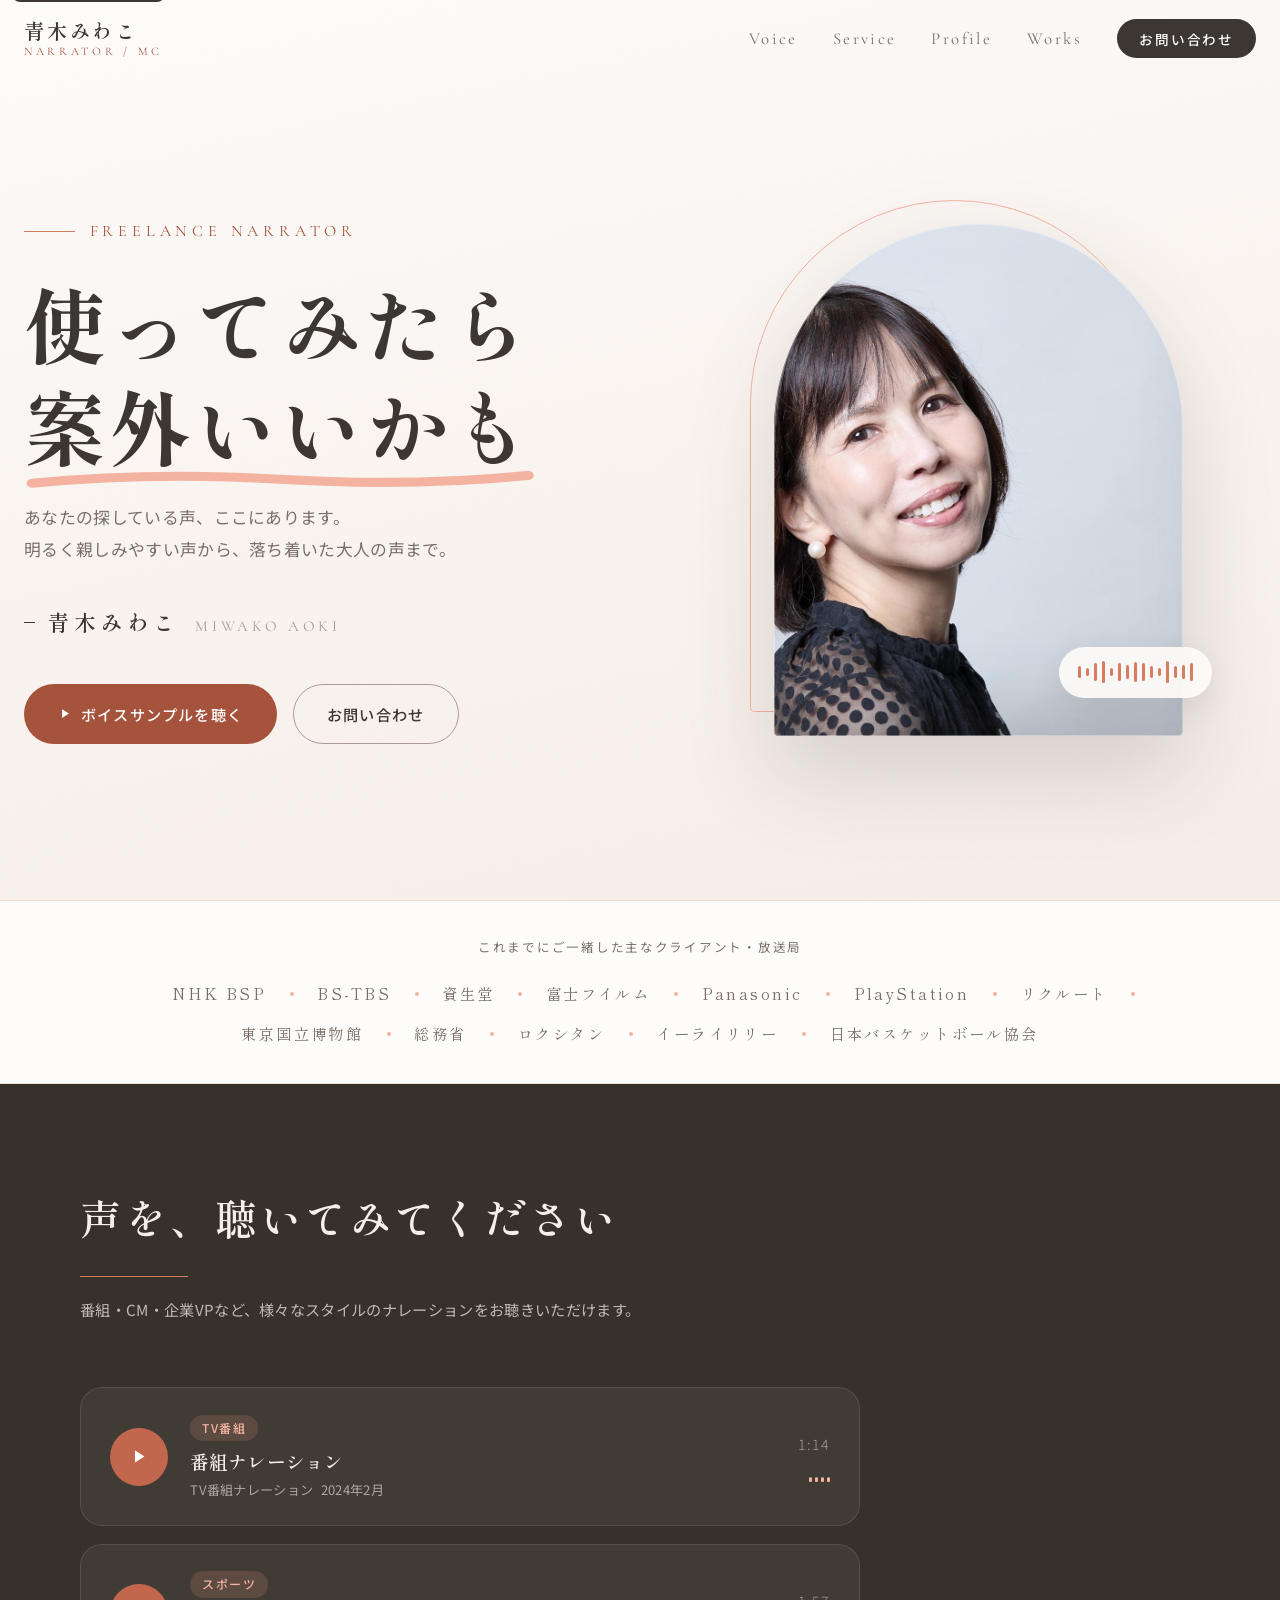
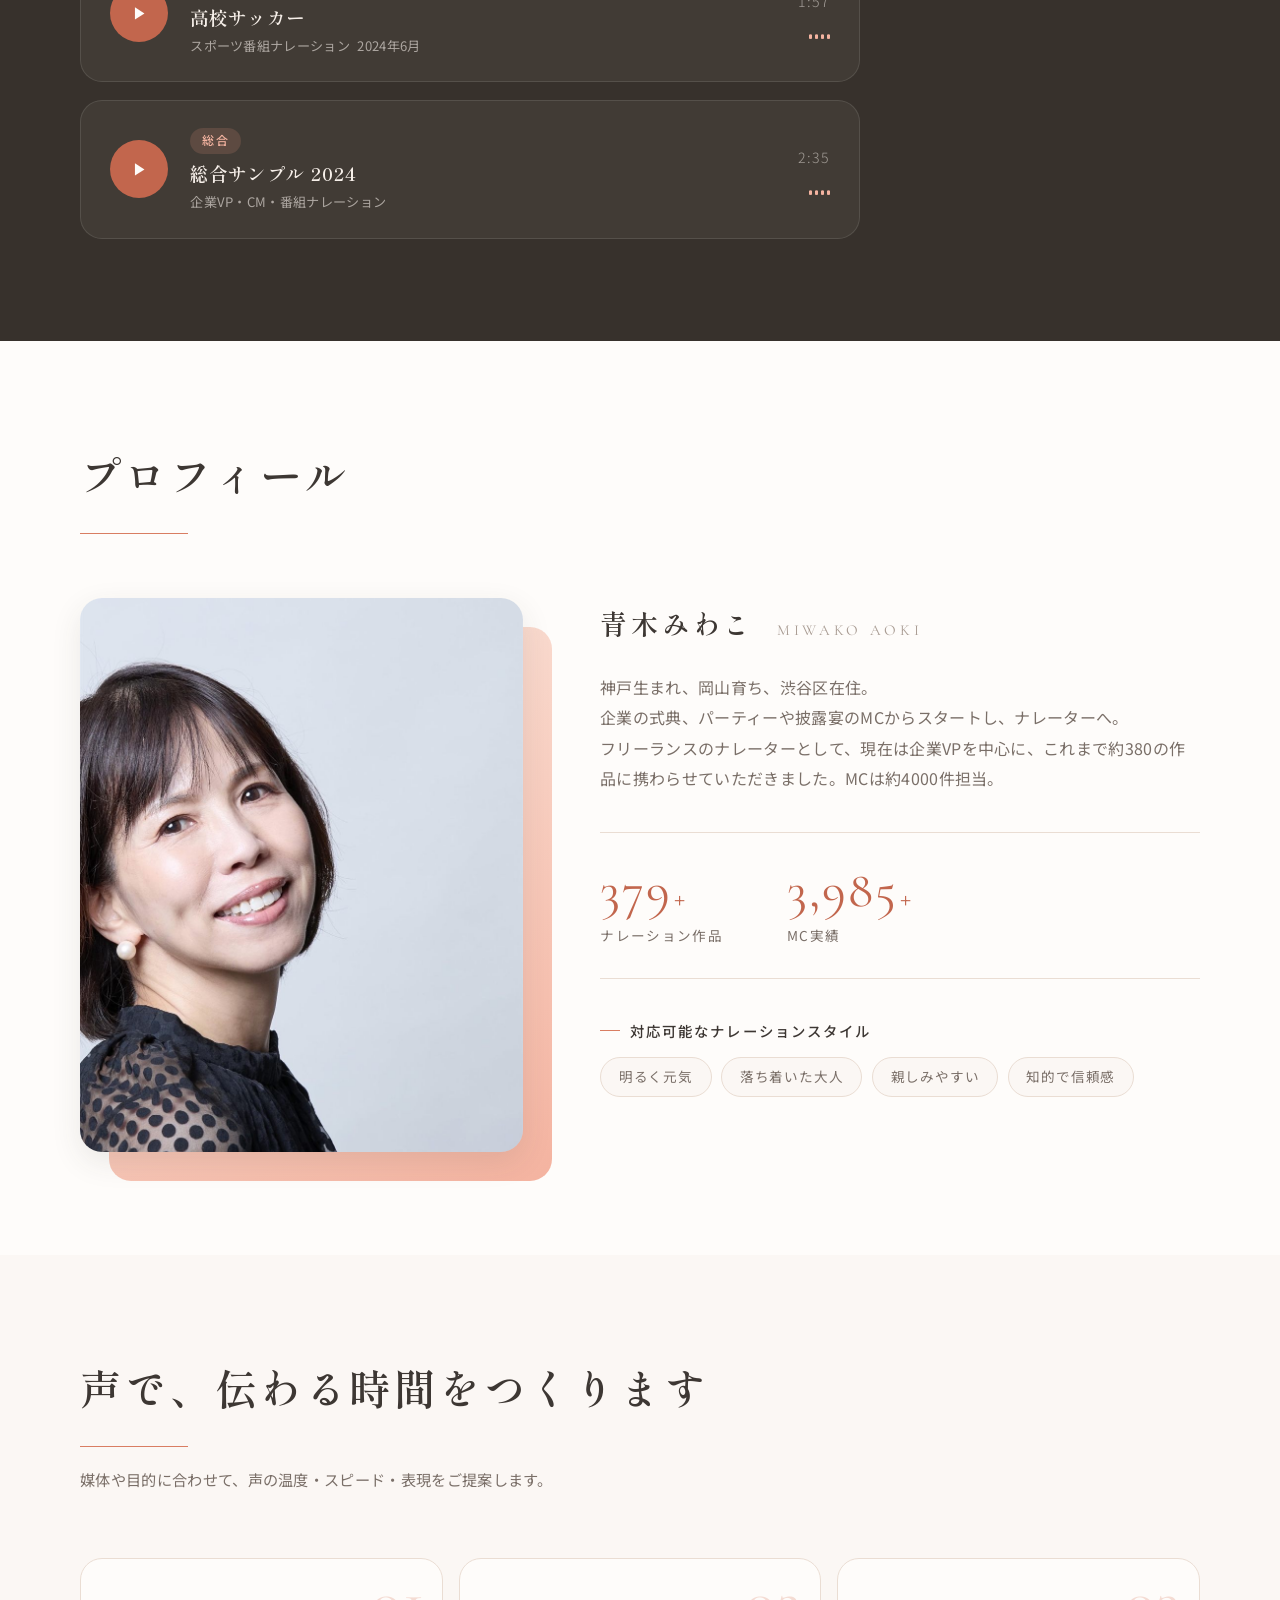
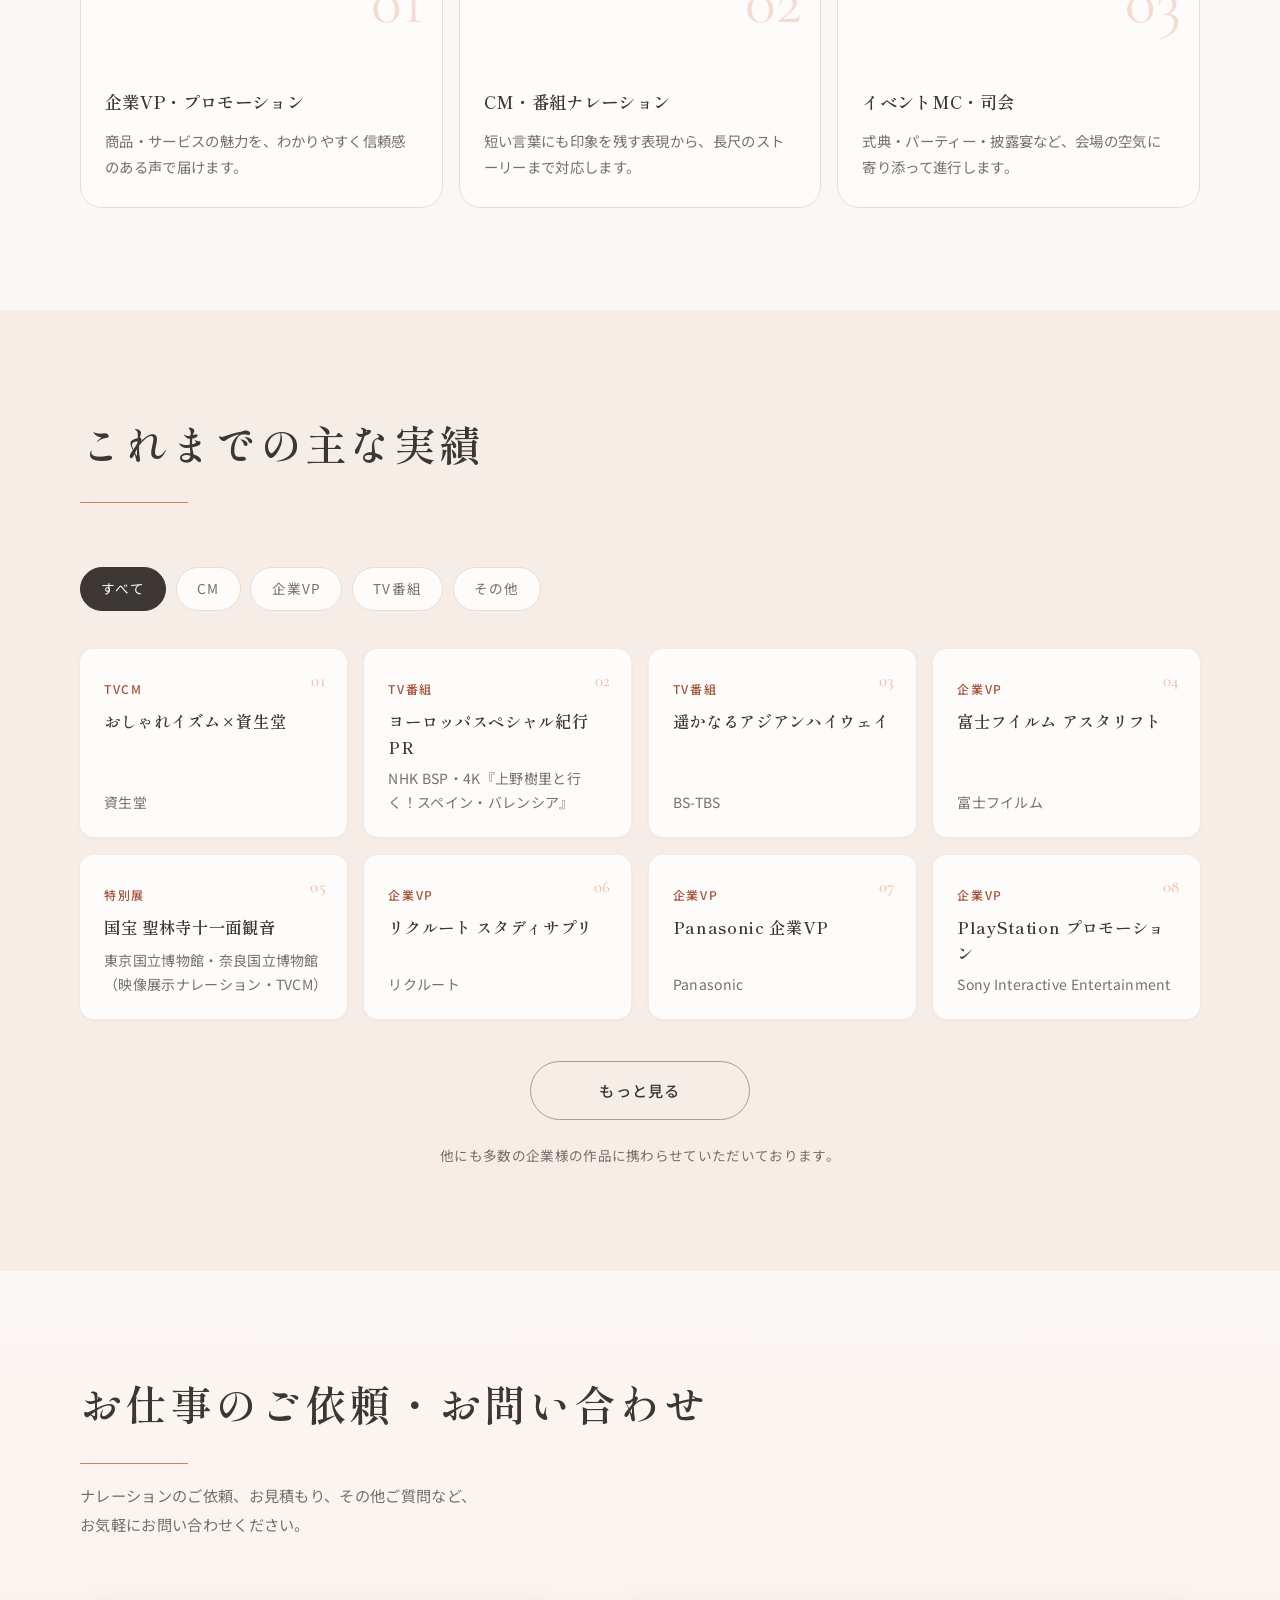
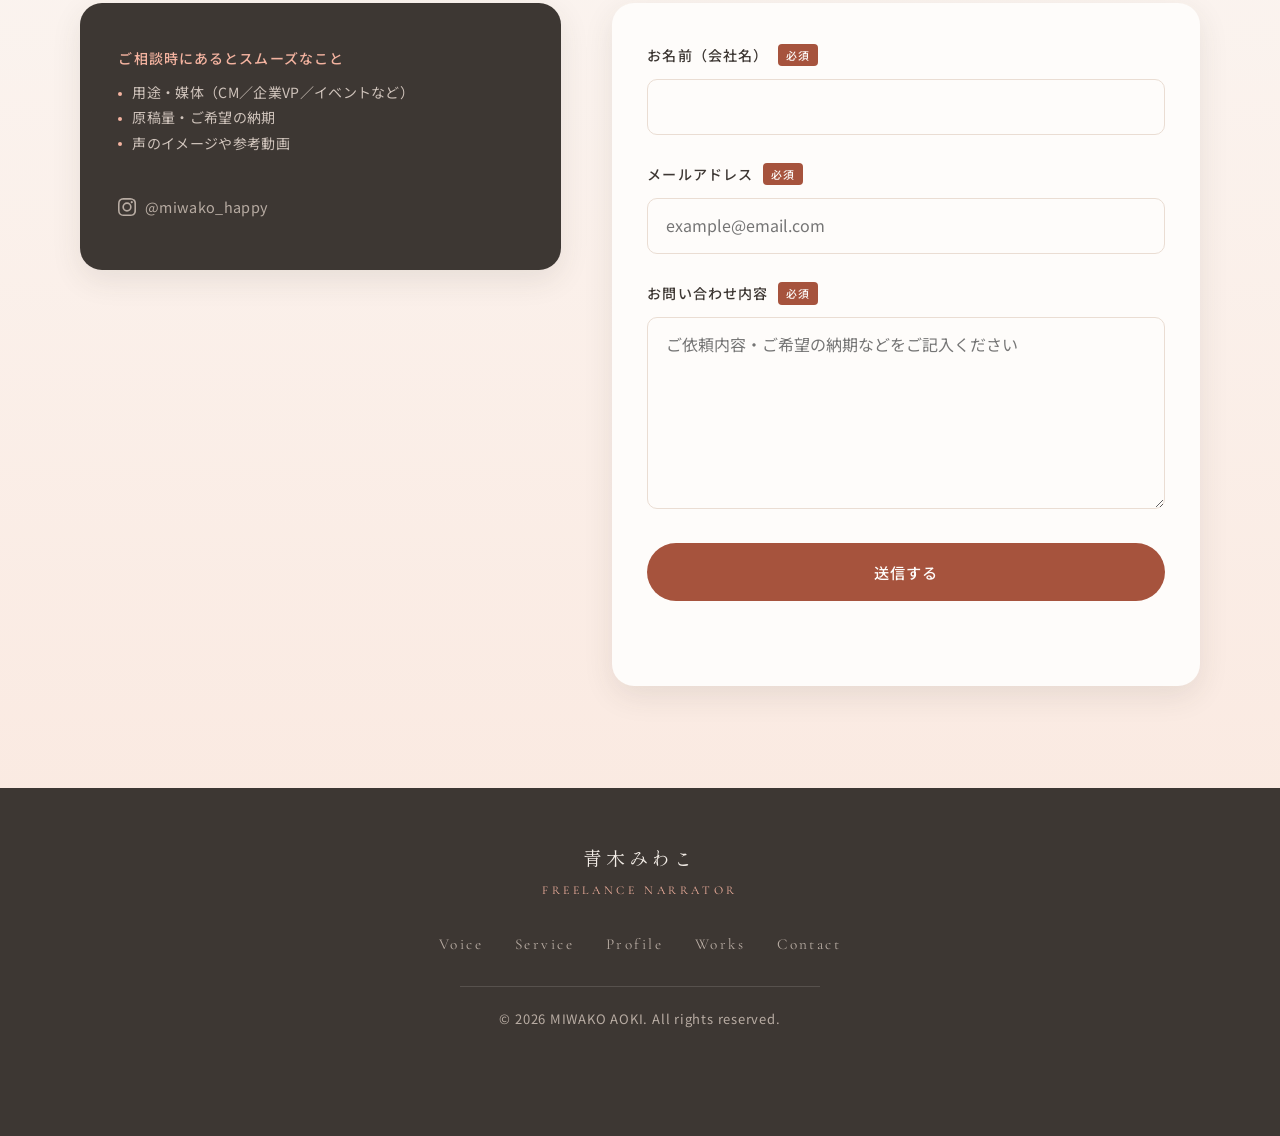
<file: index.html>
<!DOCTYPE html>
<html lang="ja">
<head>
    <meta charset="UTF-8">
    <meta name="viewport" content="width=device-width, initial-scale=1.0">
    <title>青木みわこ｜フリーランスナレーター - NHK・資生堂など約380作品の実績</title>
    <meta name="description" content="「使ってみたら案外いいかも」明るく親しみやすい声から落ち着いた大人の声まで。NHK、BS-TBS、資生堂など約380作品の実績を持つフリーランスナレーター青木みわこ。企業VP・CM・番組ナレーション・MC対応可能。">
    <meta name="keywords" content="青木みわこ,ナレーター,ナレーション,フリーランス,ボイスサンプル,CM,企業VP,音声収録,MC,司会,NHK,資生堂,東京">
    <meta name="author" content="青木みわこ">
    <meta name="robots" content="index, follow">
    <link rel="canonical" href="https://miwako-aoki.com/">

    <link rel="icon" type="image/svg+xml" href="assets/images/favicon.svg">
    <link rel="apple-touch-icon" sizes="180x180" href="assets/images/apple-touch-icon.png">
    <meta name="theme-color" content="#F4B3A0">
    <link rel="preload" as="image" href="assets/images/profile.jpg">

    <!-- OGP -->
    <meta property="og:title" content="青木みわこ｜フリーランスナレーター">
    <meta property="og:description" content="「使ってみたら案外いいかも」NHK・資生堂など約380作品の実績。明るく親しみやすい声から落ち着いた大人の声まで。">
    <meta property="og:type" content="website">
    <meta property="og:url" content="https://miwako-aoki.com/">
    <meta property="og:image" content="https://miwako-aoki.com/assets/images/ogp.jpg">
    <meta property="og:image:width" content="1200">
    <meta property="og:image:height" content="630">
    <meta property="og:image:alt" content="青木みわこ フリーランスナレーター「使ってみたら案外いいかも」">
    <meta property="og:locale" content="ja_JP">
    <meta property="og:site_name" content="青木みわこ ナレーターポートフォリオ">
    <meta name="twitter:card" content="summary_large_image">
    <meta name="twitter:title" content="青木みわこ｜フリーランスナレーター">
    <meta name="twitter:description" content="NHK・資生堂など約380作品の実績。明るく親しみやすい声から落ち着いた大人の声まで対応可能。">
    <meta name="twitter:image" content="https://miwako-aoki.com/assets/images/ogp.jpg">

    <script type="application/ld+json">
    {
        "@context": "https://schema.org",
        "@type": "Person",
        "name": "青木みわこ",
        "alternateName": "MIWAKO AOKI",
        "jobTitle": "フリーランスナレーター",
        "description": "約380作品のナレーション実績と約4000件のMC経験を持つフリーランスナレーター",
        "url": "https://miwako-aoki.com/",
        "image": "https://miwako-aoki.com/assets/images/profile.jpg",
        "sameAs": ["https://www.instagram.com/miwako_happy/"],
        "address": {
            "@type": "PostalAddress",
            "addressLocality": "渋谷区",
            "addressRegion": "東京都",
            "addressCountry": "JP"
        },
        "knowsAbout": ["ナレーション", "CM", "企業VP", "番組ナレーション", "MC", "司会"],
        "hasOccupation": {
            "@type": "Occupation",
            "name": "ナレーター",
            "skills": "ナレーション、ボイスオーバー、CM読み、企業VP、番組ナレーション"
        }
    }
    </script>

    <!-- Fonts -->
    <link rel="preconnect" href="https://fonts.googleapis.com">
    <link rel="preconnect" href="https://fonts.gstatic.com" crossorigin>
    <link href="https://fonts.googleapis.com/css2?family=Shippori+Mincho:wght@500;600;700&family=Noto+Sans+JP:wght@300;400;500;700&family=Cormorant+Garamond:wght@300;400&display=swap" rel="stylesheet">

    <link rel="stylesheet" href="css/tokens.css?v=20260919-responsive">
    <link rel="stylesheet" href="css/style.css?v=20260919-hero-contact">
    <script>document.documentElement.classList.add('js');</script>
</head>
<body>

    <!-- Skip link -->
    <a href="#main" class="skip-link">本文へスキップ</a>

    <!-- Header -->
    <header id="header" class="header">
        <div class="header-inner">
            <a href="#home" class="brand">
                <span class="brand-name">青木みわこ</span>
                <span class="brand-role">Narrator / MC</span>
            </a>

            <nav class="nav" aria-label="メインナビゲーション">
                <ul class="nav-list" id="navMenu">
                    <li><a href="#voice" class="nav-link">Voice</a></li>
                    <li><a href="#service" class="nav-link">Service</a></li>
                    <li><a href="#profile" class="nav-link">Profile</a></li>
                    <li><a href="#works" class="nav-link">Works</a></li>
                    <li><a href="#contact" class="nav-link nav-link--cta">お問い合わせ</a></li>
                </ul>
            </nav>

            <button class="menu-toggle" id="menuToggle" aria-label="メニューを開く" aria-expanded="false" aria-controls="navMenu">
                <span></span><span></span>
            </button>
        </div>
    </header>

    <main id="main">

        <!-- ============ Hero ============ -->
        <section id="home" class="hero">
            <div class="hero-inner">
                <div class="hero-text">
                    <p class="hero-eyebrow"><span class="eyebrow-line"></span>Freelance Narrator</p>
                    <h1 class="hero-title">
                        使ってみたら<br><span class="accent-underline">案外いいかも</span>
                    </h1>
                    <p class="hero-lead">
                        あなたの探している声、ここにあります。<br>
                        明るく親しみやすい声から、落ち着いた大人の声まで。
                    </p>
                    <div class="hero-name">
                        <span class="hero-name-ja">青木みわこ</span>
                        <span class="hero-name-en">MIWAKO AOKI</span>
                    </div>
                    <div class="hero-actions">
                        <a href="#voice" class="btn btn--primary">
                            <svg class="icon" viewBox="0 0 24 24" aria-hidden="true"><path d="M8 5v14l11-7z" fill="currentColor"/></svg>
                            ボイスサンプルを聴く
                        </a>
                        <a href="#contact" class="btn btn--ghost">お問い合わせ</a>
                    </div>
                </div>

                <div class="hero-visual">
                    <div class="hero-photo-frame">
                        <img src="assets/images/profile.jpg" alt="ナレーター 青木みわこのプロフィール写真" class="hero-photo" fetchpriority="high">
                    </div>
                    <div class="hero-wave" aria-hidden="true">
                        <span></span><span></span><span></span><span></span><span></span>
                        <span></span><span></span><span></span><span></span><span></span>
                        <span></span><span></span><span></span><span></span><span></span>
                    </div>
                </div>
            </div>

        </section>

        <!-- ============ Clients strip ============ -->
        <div class="clients">
            <div class="container">
                <p class="clients-label">これまでにご一緒した主なクライアント・放送局</p>
                <ul class="clients-list">
                    <li>NHK BSP</li>
                    <li>BS-TBS</li>
                    <li>資生堂</li>
                    <li>富士フイルム</li>
                    <li>Panasonic</li>
                    <li>PlayStation</li>
                    <li>リクルート</li>
                    <li>東京国立博物館</li>
                    <li>総務省</li>
                    <li>ロクシタン</li>
                    <li>イーライリリー</li>
                    <li>日本バスケットボール協会</li>
                </ul>
            </div>
        </div>

        <!-- ============ Voice Samples ============ -->
        <section id="voice" class="section section--voice">
            <div class="container">
                <header class="section-head">
                    <h2 class="section-title"><span class="title-phrase">声を、</span><span class="title-phrase">聴いてみてください</span></h2>
                    <p class="section-lead">番組・CM・企業VPなど、様々なスタイルのナレーションをお聴きいただけます。</p>
                </header>

                <div class="samples" id="sampleList">
                    <!-- サンプル編集: data-src=音声ファイル / sample-title=タイトル / sample-meta=説明 -->
                    <article class="sample-card" data-src="assets/audio/sample1.mp3" data-title="番組ナレーション">
                        <button class="sample-play" aria-label="番組ナレーションのサンプルを再生">
                            <svg class="icon icon-play" viewBox="0 0 24 24" aria-hidden="true"><path d="M8 5v14l11-7z" fill="currentColor"/></svg>
                            <svg class="icon icon-pause" viewBox="0 0 24 24" aria-hidden="true"><path d="M6 5h4v14H6zM14 5h4v14h-4z" fill="currentColor"/></svg>
                        </button>
                        <div class="sample-body">
                            <p class="sample-tag">TV番組</p>
                            <h3 class="sample-title">番組ナレーション</h3>
                            <p class="sample-meta">TV番組ナレーション&ensp;2024年2月</p>
                        </div>
                        <div class="sample-side">
                            <span class="sample-duration">1:14</span>
                            <div class="sample-eq" aria-hidden="true"><span></span><span></span><span></span><span></span></div>
                        </div>
                    </article>

                    <article class="sample-card" data-src="assets/audio/sample2.mp3" data-title="高校サッカー">
                        <button class="sample-play" aria-label="高校サッカーのサンプルを再生">
                            <svg class="icon icon-play" viewBox="0 0 24 24" aria-hidden="true"><path d="M8 5v14l11-7z" fill="currentColor"/></svg>
                            <svg class="icon icon-pause" viewBox="0 0 24 24" aria-hidden="true"><path d="M6 5h4v14H6zM14 5h4v14h-4z" fill="currentColor"/></svg>
                        </button>
                        <div class="sample-body">
                            <p class="sample-tag">スポーツ</p>
                            <h3 class="sample-title">高校サッカー</h3>
                            <p class="sample-meta">スポーツ番組ナレーション&ensp;2024年6月</p>
                        </div>
                        <div class="sample-side">
                            <span class="sample-duration">1:57</span>
                            <div class="sample-eq" aria-hidden="true"><span></span><span></span><span></span><span></span></div>
                        </div>
                    </article>

                    <article class="sample-card" data-src="assets/audio/sample3.mp3" data-title="総合サンプル 2024">
                        <button class="sample-play" aria-label="総合サンプルを再生">
                            <svg class="icon icon-play" viewBox="0 0 24 24" aria-hidden="true"><path d="M8 5v14l11-7z" fill="currentColor"/></svg>
                            <svg class="icon icon-pause" viewBox="0 0 24 24" aria-hidden="true"><path d="M6 5h4v14H6zM14 5h4v14h-4z" fill="currentColor"/></svg>
                        </button>
                        <div class="sample-body">
                            <p class="sample-tag">総合</p>
                            <h3 class="sample-title">総合サンプル 2024</h3>
                            <p class="sample-meta">企業VP・CM・番組ナレーション</p>
                        </div>
                        <div class="sample-side">
                            <span class="sample-duration">2:35</span>
                            <div class="sample-eq" aria-hidden="true"><span></span><span></span><span></span><span></span></div>
                        </div>
                    </article>
                </div>
            </div>
        </section>

        <!-- ============ Profile ============ -->
        <section id="profile" class="section section--profile">
            <div class="container">
                <header class="section-head">
                    <h2 class="section-title">プロフィール</h2>
                </header>

                <div class="profile-grid">
                    <figure class="profile-photo">
                        <img src="assets/images/profile.jpg" alt="青木みわこ" loading="lazy">
                    </figure>

                    <div class="profile-body">
                        <h3 class="profile-name">青木みわこ <span class="profile-name-en">MIWAKO AOKI</span></h3>
                        <p class="profile-bio">
                            神戸生まれ、岡山育ち、渋谷区在住。<br>
                            企業の式典、パーティーや披露宴のMCからスタートし、ナレーターへ。<br>
                            フリーランスのナレーターとして、現在は企業VPを中心に、これまで約380の作品に携わらせていただきました。MCは約4000件担当。
                        </p>

                        <div class="stats">
                            <div class="stat">
                                <p class="stat-number"><span data-count="380">0</span><small>+</small></p>
                                <p class="stat-label">ナレーション作品</p>
                            </div>
                            <div class="stat">
                                <p class="stat-number"><span data-count="4000">0</span><small>+</small></p>
                                <p class="stat-label">MC実績</p>
                            </div>
                        </div>

                        <div class="profile-detail">
                            <h4 class="profile-detail-title">対応可能なナレーションスタイル</h4>
                            <ul class="tag-list">
                                <li>明るく元気</li>
                                <li>落ち着いた大人</li>
                                <li>親しみやすい</li>
                                <li>知的で信頼感</li>
                            </ul>
                        </div>

                    </div>
                </div>
            </div>
        </section>

        <!-- ============ Services ============ -->
        <section id="service" class="section section--service">
            <div class="container">
                <header class="section-head">
                    <h2 class="section-title"><span class="title-phrase">声で、伝わる</span><span class="title-phrase">時間をつくります</span></h2>
                    <p class="section-lead">媒体や目的に合わせて、声の温度・スピード・表現をご提案します。</p>
                </header>

                <div class="service-grid">
                    <article class="service-card">
                        <p class="service-number">01</p>
                        <h3>企業VP・プロモーション</h3>
                        <p>商品・サービスの魅力を、わかりやすく信頼感のある声で届けます。</p>
                    </article>
                    <article class="service-card">
                        <p class="service-number">02</p>
                        <h3>CM・番組ナレーション</h3>
                        <p>短い言葉にも印象を残す表現から、長尺のストーリーまで対応します。</p>
                    </article>
                    <article class="service-card">
                        <p class="service-number">03</p>
                        <h3>イベントMC・司会</h3>
                        <p>式典・パーティー・披露宴など、会場の空気に寄り添って進行します。</p>
                    </article>
                </div>
            </div>
        </section>

        <!-- ============ Works ============ -->
        <section id="works" class="section section--works">
            <div class="container">
                <header class="section-head">
                    <h2 class="section-title">これまでの主な実績</h2>
                </header>

                <div class="works-filter" role="group" aria-label="実績の絞り込み">
                    <button type="button" class="filter-btn is-active" data-filter="all" aria-pressed="true">すべて</button>
                    <button type="button" class="filter-btn" data-filter="cm" aria-pressed="false">CM</button>
                    <button type="button" class="filter-btn" data-filter="vp" aria-pressed="false">企業VP</button>
                    <button type="button" class="filter-btn" data-filter="tv" aria-pressed="false">TV番組</button>
                    <button type="button" class="filter-btn" data-filter="other" aria-pressed="false">その他</button>
                </div>

                <div class="works-grid" id="worksGrid">
                    <!-- 実績編集: data-category / work-tag / work-title / work-client -->
                    <article class="work-card" data-category="cm">
                        <span class="work-tag">TVCM</span>
                        <h3 class="work-title">おしゃれイズム×資生堂</h3>
                        <p class="work-client">資生堂</p>
                    </article>
                    <article class="work-card" data-category="tv">
                        <span class="work-tag">TV番組</span>
                        <h3 class="work-title">ヨーロッパスペシャル紀行 PR</h3>
                        <p class="work-client">NHK BSP・4K『上野樹里と行く！スペイン・バレンシア』</p>
                    </article>
                    <article class="work-card" data-category="tv">
                        <span class="work-tag">TV番組</span>
                        <h3 class="work-title">遥かなるアジアンハイウェイ</h3>
                        <p class="work-client">BS-TBS</p>
                    </article>
                    <article class="work-card" data-category="vp">
                        <span class="work-tag">企業VP</span>
                        <h3 class="work-title">富士フイルム アスタリフト</h3>
                        <p class="work-client">富士フイルム</p>
                    </article>
                    <article class="work-card" data-category="other">
                        <span class="work-tag">特別展</span>
                        <h3 class="work-title">国宝 聖林寺十一面観音</h3>
                        <p class="work-client">東京国立博物館・奈良国立博物館（映像展示ナレーション・TVCM）</p>
                    </article>
                    <article class="work-card" data-category="vp">
                        <span class="work-tag">企業VP</span>
                        <h3 class="work-title">リクルート スタディサプリ</h3>
                        <p class="work-client">リクルート</p>
                    </article>
                    <article class="work-card" data-category="vp">
                        <span class="work-tag">企業VP</span>
                        <h3 class="work-title">Panasonic 企業VP</h3>
                        <p class="work-client">Panasonic</p>
                    </article>
                    <article class="work-card" data-category="vp">
                        <span class="work-tag">企業VP</span>
                        <h3 class="work-title">PlayStation プロモーション</h3>
                        <p class="work-client">Sony Interactive Entertainment</p>
                    </article>
                    <article class="work-card is-extra" data-category="vp">
                        <span class="work-tag">医薬品VP</span>
                        <h3 class="work-title">イーライリリー 医薬品紹介</h3>
                        <p class="work-client">イーライリリー</p>
                    </article>
                    <article class="work-card is-extra" data-category="vp">
                        <span class="work-tag">企業VP</span>
                        <h3 class="work-title">ロクシタン 商品紹介</h3>
                        <p class="work-client">ロクシタン</p>
                    </article>
                    <article class="work-card is-extra" data-category="other">
                        <span class="work-tag">官公庁</span>
                        <h3 class="work-title">総務省 広報映像</h3>
                        <p class="work-client">総務省</p>
                    </article>
                    <article class="work-card is-extra" data-category="other">
                        <span class="work-tag">スポーツ</span>
                        <h3 class="work-title">日本バスケットボール協会</h3>
                        <p class="work-client">JBA</p>
                    </article>
                    <article class="work-card is-extra" data-category="cm">
                        <span class="work-tag">TVCM</span>
                        <h3 class="work-title">おしゃれクリップ×資生堂</h3>
                        <p class="work-client">資生堂</p>
                    </article>
                    <article class="work-card is-extra" data-category="vp">
                        <span class="work-tag">企業VP</span>
                        <h3 class="work-title">ユースキン 商品紹介</h3>
                        <p class="work-client">ユースキン</p>
                    </article>
                    <article class="work-card is-extra" data-category="vp">
                        <span class="work-tag">企業VP</span>
                        <h3 class="work-title">アイフルホーム 企業紹介</h3>
                        <p class="work-client">アイフルホーム</p>
                    </article>
                    <article class="work-card is-extra" data-category="vp">
                        <span class="work-tag">企業VP</span>
                        <h3 class="work-title">FASTGYM24 プロモーション</h3>
                        <p class="work-client">FASTGYM24</p>
                    </article>
                </div>

                <div class="works-more">
                    <button id="showMore" class="btn btn--ghost">もっと見る</button>
                    <p class="works-note">他にも多数の企業様の作品に携わらせていただいております。</p>
                </div>
            </div>
        </section>

        <!-- ============ Contact ============ -->
        <section id="contact" class="section section--contact">
            <div class="container">
                <header class="section-head">
                    <h2 class="section-title"><span class="title-phrase">お仕事のご依頼・</span><span class="title-phrase">お問い合わせ</span></h2>
                    <p class="section-lead">
                        ナレーションのご依頼、お見積もり、その他ご質問など、<br class="pc-only">
                        お気軽にお問い合わせください。
                    </p>
                </header>

                <div class="contact-grid">
                    <div class="contact-info">
                        <div class="contact-guide">
                            <p class="contact-guide-title">ご相談時にあるとスムーズなこと</p>
                            <ul>
                                <li>用途・媒体（CM／企業VP／イベントなど）</li>
                                <li>原稿量・ご希望の納期</li>
                                <li>声のイメージや参考動画</li>
                            </ul>
                        </div>
                        <a href="https://www.instagram.com/miwako_happy/" class="contact-sns" target="_blank" rel="noopener noreferrer" aria-label="Instagram @miwako_happy">
                            <svg class="icon" viewBox="0 0 24 24" aria-hidden="true"><path fill="currentColor" d="M12 2.2c3.2 0 3.6 0 4.9.1 1.2.1 1.8.2 2.2.4.6.2 1 .5 1.4.9.4.4.7.8.9 1.4.2.4.4 1 .4 2.2.1 1.3.1 1.7.1 4.9s0 3.6-.1 4.9c-.1 1.2-.2 1.8-.4 2.2-.2.6-.5 1-.9 1.4-.4.4-.8.7-1.4.9-.4.2-1 .4-2.2.4-1.3.1-1.7.1-4.9.1s-3.6 0-4.9-.1c-1.2-.1-1.8-.2-2.2-.4-.6-.2-1-.5-1.4-.9-.4-.4-.7-.8-.9-1.4-.2-.4-.4-1-.4-2.2-.1-1.3-.1-1.7-.1-4.9s0-3.6.1-4.9c.1-1.2.2-1.8.4-2.2.2-.6.5-1 .9-1.4.4-.4.8-.7 1.4-.9.4-.2 1-.4 2.2-.4 1.3-.1 1.7-.1 4.9-.1M12 0C8.7 0 8.3 0 7 .1 5.7.2 4.9.4 4.1.7c-.8.3-1.4.7-2.1 1.4C1.4 2.7 1 3.4.7 4.1.4 4.9.2 5.7.1 7 0 8.3 0 8.7 0 12s0 3.7.1 5c.1 1.3.3 2.1.6 2.9.3.8.7 1.4 1.4 2.1.6.6 1.3 1 2.1 1.4.8.3 1.6.5 2.9.6 1.3.1 1.7.1 5 .1s3.7 0 5-.1c1.3-.1 2.1-.3 2.9-.6.8-.3 1.4-.7 2.1-1.4.6-.6 1-1.3 1.4-2.1.3-.8.5-1.6.6-2.9.1-1.3.1-1.7.1-5s0-3.7-.1-5c-.1-1.3-.3-2.1-.6-2.9-.3-.8-.7-1.4-1.4-2.1C20.7 1.4 20 1 19.2.7c-.8-.3-1.6-.5-2.9-.6C15 0 14.6 0 12 0zm0 5.8a6.2 6.2 0 1 0 0 12.4 6.2 6.2 0 0 0 0-12.4zM12 16a4 4 0 1 1 0-8 4 4 0 0 1 0 8zm7.8-10.4a1.4 1.4 0 1 1-2.9 0 1.4 1.4 0 0 1 2.9 0z"/></svg>
                            @miwako_happy
                        </a>
                    </div>

                    <!-- Formspreeで発行したURLをaction属性に設定。受信先メールは記載しない。 -->
                    <form id="contactForm" class="contact-form" action="https://formspree.io/f/xoevvzbq" method="POST" aria-describedby="formStatus">
                        <input type="hidden" name="_language" value="ja">
                        <input type="text" name="_gotcha" class="form-honeypot" tabindex="-1" autocomplete="off" aria-hidden="true">
                        <div class="form-field">
                            <label for="name">お名前（会社名）<span class="required">必須</span></label>
                            <input type="text" id="name" name="name" autocomplete="name" maxlength="200" required>
                        </div>
                        <div class="form-field">
                            <label for="email">メールアドレス<span class="required">必須</span></label>
                            <input type="email" id="email" name="email" autocomplete="email" placeholder="example@email.com" maxlength="254" required>
                        </div>
                        <div class="form-field">
                            <label for="message">お問い合わせ内容<span class="required">必須</span></label>
                            <textarea id="message" name="message" rows="6" placeholder="ご依頼内容・ご希望の納期などをご記入ください" maxlength="10000" required></textarea>
                        </div>
                        <button type="submit" class="btn btn--primary btn--wide" disabled>送信する</button>
                        <p id="formStatus" class="form-status" role="status" aria-live="polite"></p>
                        <noscript><p class="form-status">フォームの利用にはJavaScriptを有効にしてください。Instagramからもご連絡いただけます。</p></noscript>
                    </form>
                </div>
            </div>
        </section>
    </main>

    <!-- Footer -->
    <footer class="footer">
        <div class="container footer-inner">
            <p class="footer-brand">
                <span class="footer-name">青木みわこ</span>
                <span class="footer-role">Freelance Narrator</span>
            </p>
            <nav aria-label="フッターナビゲーション">
                <ul class="footer-nav">
                    <li><a href="#voice">Voice</a></li>
                    <li><a href="#service">Service</a></li>
                    <li><a href="#profile">Profile</a></li>
                    <li><a href="#works">Works</a></li>
                    <li><a href="#contact">Contact</a></li>
                </ul>
            </nav>
            <p class="footer-copy">&copy; 2026 MIWAKO AOKI. All rights reserved.</p>
        </div>
    </footer>

    <!-- Sticky audio player bar -->
    <div id="playerBar" class="player-bar" aria-hidden="true">
        <audio id="audio" preload="metadata"></audio>
        <button id="playerPlay" class="player-play" aria-label="再生 / 一時停止">
            <svg class="icon icon-play" viewBox="0 0 24 24" aria-hidden="true"><path d="M8 5v14l11-7z" fill="currentColor"/></svg>
            <svg class="icon icon-pause" viewBox="0 0 24 24" aria-hidden="true"><path d="M6 5h4v14H6zM14 5h4v14h-4z" fill="currentColor"/></svg>
        </button>
        <div class="player-main">
            <div class="player-top">
                <span id="playerTitle" class="player-title">-</span>
                <span class="player-time"><span id="playerCurrent">0:00</span> / <span id="playerDuration">0:00</span></span>
            </div>
            <div class="player-progress" id="playerProgress" role="slider" aria-label="再生位置" tabindex="0" aria-valuemin="0" aria-valuemax="100" aria-valuenow="0">
                <div class="player-progress-fill" id="playerProgressFill"></div>
            </div>
        </div>
        <div class="player-volume">
            <svg class="icon" viewBox="0 0 24 24" aria-hidden="true"><path fill="currentColor" d="M3 10v4h4l5 5V5L7 10H3zm13.5 2a4.5 4.5 0 0 0-2.5-4v8a4.5 4.5 0 0 0 2.5-4z"/></svg>
            <input type="range" id="playerVolume" min="0" max="100" value="70" aria-label="音量">
        </div>
        <button id="playerClose" class="player-close" aria-label="プレイヤーを閉じる">
            <svg class="icon" viewBox="0 0 24 24" aria-hidden="true"><path fill="currentColor" d="M19 6.4 17.6 5 12 10.6 6.4 5 5 6.4 10.6 12 5 17.6 6.4 19 12 13.4 17.6 19 19 17.6 13.4 12z"/></svg>
        </button>
    </div>

    <!-- Back to top -->
    <button id="backToTop" class="back-to-top" aria-label="ページトップへ戻る">
        <svg class="icon" viewBox="0 0 24 24" aria-hidden="true"><path fill="currentColor" d="m12 8-6 6 1.4 1.4L12 10.8l4.6 4.6L18 14z"/></svg>
    </button>

    <script src="js/main.js?v=20260919-responsive" defer></script>
    <script src="js/audio-player.js" defer></script>
    <script src="js/form.js?v=20260919-contact" defer></script>
</body>
</html>
</file>
<file: css/tokens.css>
/* Hallmark · tokens — 青木みわこ Narrator Portfolio
   Warm coral × mincho editorial system.
   色はすべて OKLCH。ページ CSS は必ずここで定義した名前を参照する。 */

:root {
    /* Paper（紙面）*/
    --bg:      oklch(97.8% 0.006 60);
    --bg-alt:  oklch(95.1% 0.013 56);
    --surface: oklch(99.2% 0.004 70); /* 純白は使わない: アンカー色へ寄せた温白 */

    /* Ink（文字）*/
    --ink:       oklch(34.2% 0.011 56);
    --ink-soft:  oklch(55.0% 0.017 55);
    --ink-faint: oklch(70.1% 0.020 57);

    /* Accent — コーラル。1ビューポートあたり少量に留める */
    --coral:        oklch(75.0% 0.105 37);
    --coral-strong: oklch(68.4% 0.121 37);
    --coral-deep:   oklch(61.2% 0.124 36);
    --coral-ink:    oklch(54.0% 0.115 36); /* 白文字を載せる塗り・小さめ文字用（4.5:1 以上を確保） */
    --coral-soft:   oklch(82.2% 0.081 37);
    --coral-tint:   oklch(94.8% 0.021 49);
    --line:         oklch(90.5% 0.020 60);

    /* Studio（ダークセクション・フッター用）*/
    --studio:      oklch(31.8% 0.012 62);
    --cream:       oklch(95.6% 0.011 63);
    --cream-soft:  oklch(94.9% 0.010 68);
    --cream-muted: oklch(82.5% 0.018 56);
    --cream-faint: oklch(75.2% 0.019 59);

    /* Feedback */
    --error:   oklch(58.9% 0.156 23);
    --success: oklch(57.9% 0.097 149);

    /* Typography */
    --font-serif: 'Shippori Mincho', 'Hiragino Mincho ProN', 'Yu Mincho', serif;
    --font-sans: 'Noto Sans JP', 'Hiragino Kaku Gothic ProN', 'Yu Gothic', Meiryo, sans-serif;
    --font-latin: 'Cormorant Garamond', 'Shippori Mincho', 'Yu Mincho', serif;

    /* Rhythm */
    --header-h: 76px;
    --page-gutter: clamp(1rem, 3vw, 1.5rem);
    --radius: 14px;
    --radius-lg: 22px;
    --shadow-xs: 0 1px 4px oklch(34.2% 0.011 56 / 0.05);
    --shadow-sm: 0 2px 10px oklch(34.2% 0.011 56 / 0.06);
    --shadow-md: 0 10px 30px oklch(34.2% 0.011 56 / 0.10);
    --shadow-lg: 0 24px 60px oklch(34.2% 0.011 56 / 0.14);
    --shadow-xl: 0 36px 90px oklch(34.2% 0.011 56 / 0.18);
    --ring-coral: 0 0 0 4px oklch(68.4% 0.121 37 / 0.18);
    --ease: cubic-bezier(0.22, 1, 0.36, 1);
    --dur-short: 0.25s;
    --dur-mid: 0.4s;
}
</file>
<file: css/style.css>
/* Hallmark · genre: editorial · macrostructure: split-hero long scroll (in-place redesign)
 * theme: custom (brand: warm coral × mincho · paper oklch(97.8% 0.006 60) · accent oklch(68.4% 0.121 37))
 * enrichment: Tier-A CSS art (sound wave) · nav: existing minimal · footer: centered mast
 * Hallmark · pre-emit critique: P4 H4 E4 S4 R4 V4
 *
 * 青木みわこ — Narrator Portfolio
 * カラー・フォント・余白トークンは css/tokens.css に分離（index.html で先に読み込む）
 */

/* ---------- Reset ---------- */
*, *::before, *::after { box-sizing: border-box; margin: 0; padding: 0; }

html {
    -webkit-text-size-adjust: 100%;
    text-size-adjust: 100%;
    scroll-behavior: smooth;
    scroll-padding-top: calc(var(--header-h) + 12px);
    overflow-x: clip;
}

body {
    font-family: var(--font-sans);
    font-weight: 400;
    font-size: 16px;
    line-height: 1.9;
    letter-spacing: 0.02em;
    color: var(--ink);
    background: var(--bg);
    -webkit-font-smoothing: antialiased;
    overflow-x: clip;
}

img { max-width: 100%; display: block; }
[hidden] { display: none !important; }
ul, ol { list-style: none; }
a { color: inherit; text-decoration: none; }
button { font: inherit; color: inherit; background: none; border: none; cursor: pointer; }
.icon { width: 1em; height: 1em; display: inline-block; vertical-align: -0.12em; }

.container {
    width: min(1120px, 100% - var(--page-gutter) * 2);
    margin-inline: auto;
}

.skip-link {
    position: absolute; top: -48px; left: 12px; z-index: 300;
    background: var(--ink); color: var(--surface); padding: 0.6em 1.2em;
    border-radius: 0 0 8px 8px;
}
.skip-link:focus { top: 0; }

::selection { background: var(--coral); color: var(--surface); text-shadow: none; }

/* ---------- 入場演出はヒーローの初回一度だけ（スクロール連動フェードは廃止） ---------- */
.js .hero-text,
.js .hero-visual {
    animation: hero-rise 0.9s var(--ease) both;
}
.js .hero-visual { animation-delay: 0.12s; }
@keyframes hero-rise {
    from { opacity: 0; transform: translateY(18px); }
}

@media (prefers-reduced-motion: reduce) {
    html { scroll-behavior: auto; }
    /* iteration-count:1 が重要: これがないと無限ループのアニメーションが超高速で回り続ける */
    *, *::before, *::after {
        animation-duration: 0.001s !important;
        animation-iteration-count: 1 !important;
        transition-duration: 0.001s !important;
    }
}

/* ---------- Buttons ---------- */
.btn {
    display: inline-flex; align-items: center; justify-content: center; gap: 0.55em;
    padding: 0.95em 2.2em;
    font-size: 0.95rem; font-weight: 500; letter-spacing: 0.08em;
    border-radius: 999px;
    white-space: nowrap;
    min-height: 44px;
    max-width: 100%;
    transition: background-color var(--dur-short), color var(--dur-short), border-color var(--dur-short);
}
.btn--primary {
    background: var(--coral-ink); color: var(--surface);
}
.btn--primary:hover { background: color-mix(in oklab, var(--coral-ink) 82%, var(--ink)); }
.btn--primary:active { transform: translateY(1px); }
.btn--ghost {
    border: 1px solid var(--ink-faint); color: var(--ink);
    background: transparent;
}
.btn--ghost:hover {
    border-color: var(--coral-strong); color: var(--coral-deep);
}
.btn--wide { width: 100%; }
.btn:focus-visible, a:focus-visible, button:focus-visible {
    outline: 2px solid var(--coral-strong); outline-offset: 3px;
}

/* ==========================================================================
   Header
   ========================================================================== */
.header {
    position: fixed; inset: 0 0 auto 0; z-index: 200;
    transition: box-shadow 0.4s;
}
/* blur layer lives on a pseudo-element: backdrop-filter on .header itself
   would turn it into the containing block for the fixed mobile nav overlay */
.header::before {
    content: ""; position: absolute; inset: 0; z-index: -1;
    background: color-mix(in oklab, var(--bg) 72%, transparent);
    backdrop-filter: blur(16px) saturate(1.3);
    -webkit-backdrop-filter: blur(16px) saturate(1.3);
    opacity: 0;
    transition: opacity 0.4s;
}
/* フォールバック: backdrop-filter 非対応では不透明な背景に切り替える */
@supports not ((backdrop-filter: blur(1px)) or (-webkit-backdrop-filter: blur(1px))) {
    .header::before { background: var(--bg); }
}
.header.is-scrolled { box-shadow: 0 1px 0 var(--line), 0 8px 30px oklch(34.2% 0.011 56 / 0.04); }
.header.is-scrolled::before { opacity: 1; }
.header-inner {
    width: min(1240px, 100% - var(--page-gutter) * 2); margin-inline: auto;
    height: var(--header-h);
    display: flex; align-items: center; justify-content: space-between;
}
.brand { display: flex; flex-direction: column; line-height: 1.3; }
.brand-name {
    font-family: var(--font-serif); font-weight: 600; font-size: 1.25rem; letter-spacing: 0.14em;
}
.brand-role {
    font-family: var(--font-latin); font-size: 0.72rem; letter-spacing: 0.32em;
    text-transform: uppercase; color: var(--coral-ink);
}

.nav-list { display: flex; align-items: center; gap: 2.2rem; }
.nav-link {
    position: relative;
    font-family: var(--font-latin); font-size: 1.05rem; letter-spacing: 0.14em;
    color: var(--ink-soft); transition: color 0.3s;
    padding: 0.4em 0;
}
.nav-link::after {
    content: ""; position: absolute; left: 0; bottom: 0;
    width: 100%; height: 1px; background: var(--coral-strong);
    transform: scaleX(0); transform-origin: right;
    transition: transform 0.4s var(--ease);
}
.nav-link:hover, .nav-link.is-active { color: var(--ink); }
.nav-link:hover::after, .nav-link.is-active::after { transform: scaleX(1); transform-origin: left; }

.nav-link--cta {
    font-family: var(--font-sans); font-size: 0.85rem; font-weight: 500;
    color: var(--surface); background: var(--ink);
    padding: 0.7em 1.6em; border-radius: 999px;
    transition: background-color 0.3s;
}
.nav-link--cta::after { content: none; }
.nav-link--cta, .nav-link--cta.is-active, .nav-link--cta:hover { color: var(--surface); }
.nav-link--cta:hover { background: var(--coral-ink); }

.menu-toggle { display: none; }

/* ==========================================================================
   Hero
   ========================================================================== */
.hero {
    position: relative;
    min-height: 100svh;
    display: flex; align-items: center;
    padding: calc(var(--header-h) + 3rem) 0 4rem;
    overflow: hidden;
}
/* 静かな2ストップグラデ + 粒子ノイズ（下の ::after）だけで支える */
.hero::before {
    content: ""; position: absolute; inset: 0; z-index: -1;
    background: linear-gradient(168deg, var(--surface) 0%, var(--bg-alt) 100%);
}
/* fine grain texture (pure CSS, inline SVG noise) */
.hero::after {
    content: ""; position: absolute; inset: 0; z-index: 0;
    pointer-events: none;
    background-image: url("data:image/svg+xml,%3Csvg xmlns='http://www.w3.org/2000/svg' width='140' height='140'%3E%3Cfilter id='n'%3E%3CfeTurbulence type='fractalNoise' baseFrequency='0.85' numOctaves='2' stitchTiles='stitch'/%3E%3C/filter%3E%3Crect width='140' height='140' filter='url(%23n)' opacity='0.55'/%3E%3C/svg%3E");
    opacity: 0.045;
}
.hero-inner {
    position: relative; z-index: 1;
    width: min(1240px, 100% - var(--page-gutter) * 2); margin-inline: auto;
    display: grid; grid-template-columns: minmax(0, 1.05fr) minmax(0, 0.95fr);
    align-items: center; gap: clamp(2rem, 5vw, 5rem);
}

.hero-eyebrow {
    display: flex; align-items: center; gap: 0.9em;
    font-family: var(--font-latin);
    font-size: 1rem; letter-spacing: 0.3em; text-transform: uppercase;
    color: var(--coral-ink);
    margin-bottom: 1.6rem;
}
.eyebrow-line { width: 3.2em; height: 1px; background: var(--coral-strong); }

.hero-title {
    font-family: var(--font-serif); font-weight: 700;
    font-size: clamp(2.8rem, 6.4vw, 5.2rem);
    line-height: 1.24; letter-spacing: 0.04em;
    overflow-wrap: anywhere; min-width: 0;
    margin-bottom: 1.7rem;
}
.hero-lead {
    font-size: clamp(0.95rem, 1.4vw, 1.05rem);
    color: var(--ink-soft); margin-bottom: 2.2rem;
}
.hero-name { display: flex; flex-wrap: wrap; align-items: baseline; gap: 0.4em 1em; margin-bottom: 2.6rem; }
.hero-name-ja {
    font-family: var(--font-serif); font-size: 1.35rem; font-weight: 600; letter-spacing: 0.2em;
    padding-left: 1.1em; position: relative;
}
.hero-name-ja::before {
    content: ""; position: absolute; left: 0; top: 50%;
    width: 0.5em; height: 1px; background: var(--ink);
}
.hero-name-en {
    font-family: var(--font-latin); letter-spacing: 0.24em;
    color: var(--ink-faint); font-size: 0.95rem;
}
.hero-actions { display: flex; flex-wrap: wrap; gap: 1rem; }

/* photo in arch frame */
.hero-visual { position: relative; justify-self: center; }
.hero-photo-frame {
    position: relative;
    width: clamp(280px, 32vw, 420px);
    aspect-ratio: 4 / 5;
    border-radius: 999px 999px var(--radius-lg) var(--radius-lg);
    overflow: hidden;
    box-shadow: var(--shadow-xl);
}
.hero-photo-frame::after {
    content: ""; position: absolute; inset: 0;
    border-radius: inherit;
    box-shadow: inset 0 0 0 1px color-mix(in oklab, var(--surface) 35%, transparent),
                inset 0 -60px 80px -40px oklch(34.2% 0.011 56 / 0.25);
}
.hero-photo { width: 100%; height: 100%; object-fit: cover; }
/* offset arch outline behind photo */
.hero-visual::before {
    content: ""; position: absolute; z-index: -1;
    inset: -1.5rem auto auto -1.5rem;
    width: 100%; height: 100%;
    border: 1px solid var(--coral-soft);
    border-radius: 999px 999px var(--radius-lg) var(--radius-lg);
}

/* animated sound wave under photo */
.hero-wave {
    position: absolute; right: -1.8rem; bottom: 2.4rem;
    display: flex; align-items: center; gap: 5px;
    padding: 0.9rem 1.2rem;
    background: color-mix(in oklab, var(--surface) 90%, transparent);
    backdrop-filter: blur(6px);
    border-radius: 999px;
    box-shadow: var(--shadow-md);
}
.hero-wave span {
    width: 3px; height: 8px; border-radius: 2px;
    background: var(--coral-strong);
    animation: wave 1.6s ease-in-out infinite;
}
.hero-wave span:nth-child(3n)  { animation-delay: 0.15s; height: 18px; }
.hero-wave span:nth-child(3n+1){ animation-delay: 0.45s; height: 12px; }
.hero-wave span:nth-child(4n)  { animation-delay: 0.6s;  height: 22px; }
.hero-wave span:nth-child(5n)  { animation-delay: 0.3s;  animation-duration: 1.9s; }
.hero-wave span:nth-child(7n)  { animation-delay: 0.75s; height: 14px; animation-duration: 1.3s; }
.hero-wave span:nth-child(8n)  { animation-delay: 0.5s;  height: 20px; }
@keyframes wave {
    0%, 100% { transform: scaleY(0.45); }
    50% { transform: scaleY(1.5); }
}

/* コピーに引くコーラルのマーカー線 */
.accent-underline {
    background: url("data:image/svg+xml,%3Csvg xmlns='http://www.w3.org/2000/svg' viewBox='0 0 300 20' preserveAspectRatio='none'%3E%3Cpath d='M5 14 Q 75 5 150 11 T 295 8' fill='none' stroke='%23F4B3A0' stroke-width='7' stroke-linecap='round'/%3E%3C/svg%3E") no-repeat left 96% / 100% 0.32em;
    padding-bottom: 0.14em;
}

/* ==========================================================================
   Clients strip
   ========================================================================== */
.clients {
    border-block: 1px solid var(--line);
    background: var(--surface);
    padding: 2.2rem 0;
}
.clients-label {
    text-align: center;
    font-size: 0.78rem; letter-spacing: 0.22em;
    color: var(--ink-soft);
    margin-bottom: 1.2rem;
}
.clients-list {
    display: flex; flex-wrap: wrap; justify-content: center;
    align-items: center;
    column-gap: 0; row-gap: 0.7rem;
}
.clients-list li {
    font-family: var(--font-serif); font-size: 0.95rem; letter-spacing: 0.16em;
    color: var(--ink-soft); white-space: nowrap;
    padding: 0 1.6rem; position: relative;
}
.clients-list li::after {
    content: ""; position: absolute; right: -2px; top: 50%; transform: translateY(-50%);
    width: 4px; height: 4px; border-radius: 50%; background: var(--coral-soft);
}
.clients-list li:last-child::after { content: none; }

/* ==========================================================================
   Sections (shared)
   ========================================================================== */
.section { padding: clamp(4.5rem, 8vw, 7rem) 0; }

.section-head {
    max-width: 640px;
    margin-bottom: clamp(2.8rem, 5vw, 4rem);
}
.section-title {
    font-family: var(--font-serif); font-weight: 600;
    font-size: clamp(1.8rem, 3.6vw, 2.6rem);
    letter-spacing: 0.07em; line-height: 1.45;
    overflow-wrap: anywhere;
}
.title-phrase { display: inline-block; max-width: 100%; }
/* 見出しの下に短いコーラルの手引き線（アイブロウの代わりの控えめなアンカー） */
.section-title::after {
    content: ""; display: block;
    width: 2.6em; height: 1px;
    margin-top: 0.7em;
    background: var(--coral-strong);
}
.section-lead { color: var(--ink-soft); margin-top: 1.1rem; font-size: 0.95rem; }

/* ==========================================================================
   Voice Samples
   ========================================================================== */
/* 収録スタジオを思わせるダークセクション */
.section--voice {
    position: relative;
    background: var(--studio);
    color: var(--cream-soft);
}
.section--voice .section-title { color: var(--cream); }
.section--voice .section-lead { color: color-mix(in oklab, var(--cream-soft) 72%, transparent); }

.samples { display: grid; gap: 1.1rem; max-width: 780px; }

.sample-card {
    display: flex; align-items: center; gap: 1.4rem;
    background: color-mix(in oklab, var(--cream) 5%, transparent);
    border: 1px solid color-mix(in oklab, var(--cream) 11%, transparent);
    border-radius: var(--radius-lg);
    padding: 1.4rem 1.8rem;
    transition: border-color var(--dur-mid), background-color var(--dur-mid);
}
/* ダーク面での持ち上げは影ではなく明度で表現する */
.sample-card:hover {
    background: color-mix(in oklab, var(--cream) 10%, transparent);
    border-color: color-mix(in oklab, var(--coral-soft) 50%, transparent);
}
.sample-card.is-current {
    border-color: var(--coral);
    background: color-mix(in oklab, var(--coral) 10%, transparent);
    box-shadow: inset 3px 0 0 var(--coral);
}

.sample-play {
    flex: 0 0 58px; height: 58px; border-radius: 50%;
    display: grid; place-items: center;
    background: var(--coral-deep); color: var(--surface);
    font-size: 1.3rem;
    transition: background-color var(--dur-short);
}
.sample-play:hover { background: var(--coral-ink); }
.sample-card.is-playing .sample-play { background: var(--coral-deep); }

/* play/pause icon swap */
.icon-pause { display: none; }
.is-playing .icon-pause { display: block; }
.is-playing .icon-play { display: none; }

.sample-body { flex: 1; min-width: 0; }
.sample-tag {
    display: inline-block;
    font-size: 0.75rem; font-weight: 500; letter-spacing: 0.12em;
    color: var(--coral-soft); background: color-mix(in oklab, var(--coral) 16%, transparent);
    border-radius: 999px; padding: 0.15em 1em; margin-bottom: 0.4rem;
}
.sample-title {
    font-family: var(--font-serif); font-size: 1.15rem; font-weight: 600;
    letter-spacing: 0.06em; line-height: 1.5;
    color: var(--cream);
}
.sample-meta { font-size: 0.82rem; color: color-mix(in oklab, var(--cream-soft) 60%, transparent); margin-top: 0.15rem; }

.sample-side {
    display: flex; flex-direction: column; align-items: flex-end; gap: 0.5rem;
}
.sample-duration {
    /* 数字の高さが揃うようサンセリフを使用（Cormorantはオールドスタイル数字のため不揃いに見える） */
    font-family: var(--font-sans); font-weight: 300;
    font-size: 0.88rem; letter-spacing: 0.08em;
    font-variant-numeric: tabular-nums;
    color: color-mix(in oklab, var(--cream-soft) 55%, transparent);
}
.sample-eq { display: flex; align-items: flex-end; gap: 3px; height: 16px; }
.sample-eq span {
    width: 3px; border-radius: 2px; background: var(--coral-soft);
    height: 100%;
    transform: scaleY(0.3); transform-origin: bottom;
    transition: background-color 0.3s;
}
.sample-card.is-playing .sample-eq span {
    background: var(--coral-strong);
    animation: eq 0.9s ease-in-out infinite;
}
.sample-card.is-playing .sample-eq span:nth-child(2) { animation-delay: 0.2s; }
.sample-card.is-playing .sample-eq span:nth-child(3) { animation-delay: 0.4s; }
.sample-card.is-playing .sample-eq span:nth-child(4) { animation-delay: 0.1s; }
@keyframes eq {
    0%, 100% { transform: scaleY(0.3); }
    50% { transform: scaleY(1); }
}

/* ==========================================================================
   Profile
   ========================================================================== */
.section--profile { background: var(--surface); }

.profile-grid {
    display: grid; grid-template-columns: minmax(0, 0.85fr) minmax(0, 1.15fr);
    gap: clamp(2.5rem, 6vw, 5.5rem);
    align-items: start;
}
.profile-photo {
    position: sticky; top: calc(var(--header-h) + 2rem);
}
.profile-photo img {
    aspect-ratio: 4 / 5; object-fit: cover; width: 100%;
    border-radius: var(--radius-lg);
    box-shadow: var(--shadow-md);
}
/* 写真の背後にずらしたコーラルの色面 */
.profile-photo::before {
    content: ""; position: absolute; z-index: -1;
    inset: 1.8rem -1.8rem -1.8rem 1.8rem;
    background: linear-gradient(150deg, var(--coral-tint), var(--coral-soft));
    border-radius: var(--radius-lg);
}

.profile-name {
    font-family: var(--font-serif); font-size: 1.7rem; font-weight: 600;
    letter-spacing: 0.14em; margin-bottom: 1.4rem;
}
.profile-name-en {
    display: inline-block;
    font-family: var(--font-latin); font-weight: 400;
    font-size: 0.95rem; letter-spacing: 0.24em; color: var(--ink-faint);
    margin-left: 0.8em;
}
.profile-bio { color: var(--ink-soft); margin-bottom: 2.4rem; }

.stats {
    display: flex; gap: clamp(2rem, 5vw, 4rem);
    padding: 1.8rem 0; margin-bottom: 2.4rem;
    border-block: 1px solid var(--line);
}
.stat-number {
    font-family: var(--font-latin); font-size: clamp(2.4rem, 4vw, 3.2rem);
    line-height: 1.1; color: var(--coral-deep); letter-spacing: 0.04em;
}
.stat-number small { font-size: 0.55em; margin-left: 0.06em; }
.stat-label { font-size: 0.85rem; color: var(--ink-soft); letter-spacing: 0.1em; margin-top: 0.3rem; }

.profile-detail { margin-bottom: 1.9rem; }
.profile-detail-title {
    font-size: 0.9rem; font-weight: 500; letter-spacing: 0.14em;
    margin-bottom: 0.8rem;
    display: flex; align-items: center; gap: 0.7em;
}
.profile-detail-title::before {
    content: ""; width: 1.4em; height: 1px; background: var(--coral-strong);
    flex-shrink: 0;
}

.tag-list { display: flex; flex-wrap: wrap; gap: 0.6rem; }
/* 非インタラクティブ要素なのでホバー演出は付けない */
.tag-list li {
    font-size: 0.85rem; letter-spacing: 0.06em;
    padding: 0.45em 1.3em;
    background: var(--bg); border: 1px solid var(--line);
    border-radius: 999px; color: var(--ink-soft);
}

/* Services */
.section--service { background: var(--bg); }
.service-grid {
    display: grid;
    grid-template-columns: repeat(3, minmax(0, 1fr));
    gap: 1rem;
}
.service-card {
    position: relative;
    overflow: hidden;
    min-height: 250px;
    display: flex;
    flex-direction: column;
    padding: 1.7rem 1.5rem;
    background: var(--surface);
    border: 1px solid var(--line);
    border-radius: var(--radius-lg);
    transition: border-color var(--dur-mid);
}
/* ホバー時に天辺から伸びるアクセントライン */
.service-card::after {
    content: ""; position: absolute; top: 0; left: 1.5rem; right: 1.5rem;
    height: 3px; border-radius: 0 0 3px 3px;
    background: var(--coral-strong);
    transform: scaleX(0); transform-origin: left;
    transition: transform 0.45s var(--ease);
}
.service-card:hover { border-color: var(--coral-soft); }
.service-card:hover::after { transform: scaleX(1); }
/* 巨大なセリフ数字を背景のデザイン要素に */
.service-number {
    position: absolute; top: 0.7rem; right: 1.1rem;
    font-family: var(--font-latin);
    font-size: clamp(3.8rem, 5vw, 4.8rem);
    line-height: 1;
    color: var(--coral-strong);
    opacity: 0.25;
    pointer-events: none;
}
.service-card h3 {
    font-family: var(--font-serif);
    font-size: 1.08rem;
    font-weight: 600;
    line-height: 1.7;
    margin: auto 0 0.7rem;
    padding-top: 3.2rem;
}
.service-card p:last-child {
    font-size: 0.9rem;
    line-height: 1.8;
    color: var(--ink-soft);
}

/* ==========================================================================
   Works
   ========================================================================== */
.section--works { background: var(--bg-alt); }

.works-filter {
    display: flex; flex-wrap: wrap; gap: 0.6rem;
    margin-bottom: 2.4rem;
}
.filter-btn {
    min-height: 44px;
    font-size: 0.85rem; letter-spacing: 0.08em;
    padding: 0.5em 1.5em; border-radius: 999px;
    border: 1px solid var(--line); background: var(--surface); color: var(--ink-soft);
    white-space: nowrap;
    transition: border-color var(--dur-short), color var(--dur-short), background-color var(--dur-short);
}
.filter-btn:hover { border-color: var(--coral-soft); color: var(--coral-deep); }
.filter-btn.is-active {
    background: var(--ink); border-color: var(--ink); color: var(--surface);
}

.works-grid {
    display: grid; grid-template-columns: repeat(4, minmax(0, 1fr));
    gap: 1.1rem;
    counter-reset: work;
}
.work-card {
    position: relative;
    background: var(--surface);
    border-radius: var(--radius);
    padding: 1.6rem 1.5rem 1.4rem;
    border-top: 3px solid transparent;
    box-shadow: var(--shadow-xs);
    transition: border-color var(--dur-mid);
    display: flex; flex-direction: column; gap: 0.45rem;
}
/* 通し番号（フィルター時は表示中のカードだけで自動的に振り直される） */
.work-card::before {
    counter-increment: work;
    content: counter(work, decimal-leading-zero);
    position: absolute; top: 1.3rem; right: 1.3rem;
    font-family: var(--font-latin);
    font-size: 1.05rem; line-height: 1;
    color: var(--coral-soft);
    transition: color var(--dur-short);
}
.work-card:hover { border-top-color: var(--coral-strong); }
.work-card:hover::before { color: var(--coral-deep); }
.work-tag {
    align-self: flex-start;
    font-size: 0.75rem; font-weight: 500; letter-spacing: 0.14em;
    color: var(--coral-ink);
}
.work-title {
    font-family: var(--font-serif); font-size: 1.02rem; font-weight: 600;
    letter-spacing: 0.04em; line-height: 1.6;
    flex: 1;
}
.work-client { font-size: 0.875rem; color: var(--ink-soft); line-height: 1.7; }
.service-card, .work-card, .profile-body, .contact-info, .contact-form {
    min-width: 0;
    overflow-wrap: anywhere;
}

/* show-more / filter states (driven by JS) */
.work-card.is-extra { display: none; }
.works-grid.show-all .work-card.is-extra { display: flex; }
.work-card.is-filtered-out { display: none !important; }

.works-more { text-align: center; margin-top: 2.6rem; }
.works-more .btn { min-width: 220px; }
.works-note { font-size: 0.85rem; color: var(--ink-soft); margin-top: 1.4rem; }

/* ==========================================================================
   Contact
   ========================================================================== */
.section--contact {
    background: linear-gradient(180deg, var(--bg) 0%, var(--coral-tint) 100%);
}

.contact-grid {
    display: grid; grid-template-columns: minmax(0, 0.9fr) minmax(0, 1.1fr);
    gap: clamp(2rem, 4vw, 3.5rem);
    align-items: start;
}
.contact-info {
    background: var(--ink);
    color: var(--cream-soft);
    border-radius: var(--radius-lg);
    padding: 2.6rem 2.4rem;
    box-shadow: var(--shadow-md);
}
.contact-guide {
    margin: 0 0 1.8rem;
}
.contact-guide-title {
    font-size: 0.875rem;
    font-weight: 500;
    letter-spacing: 0.08em;
    color: var(--coral-soft);
    margin-bottom: 0.55rem;
}
.contact-guide li {
    position: relative;
    padding-left: 1em;
    font-size: 0.875rem;
    line-height: 1.8;
    color: var(--cream-muted);
}
.contact-guide li::before {
    content: "";
    position: absolute;
    top: 0.82em;
    left: 0;
    width: 4px;
    height: 4px;
    border-radius: 50%;
    background: var(--coral-soft);
}
.contact-sns {
    display: inline-flex; align-items: center; gap: 0.6em;
    min-height: 44px;
    font-size: 0.9rem; color: var(--cream-faint);
    transition: color var(--dur-short);
}
.contact-sns .icon { font-size: 1.25em; }
.contact-sns:hover { color: var(--coral-soft); }

.contact-form {
    display: grid; gap: 1.6rem;
    background: var(--surface);
    border-radius: var(--radius-lg);
    padding: clamp(1.25rem, 3vw, 2.4rem) clamp(1.25rem, 3vw, 2.2rem);
    box-shadow: var(--shadow-md);
}
.form-field label {
    display: flex; flex-wrap: wrap; align-items: center; gap: 0.35em 0.7em;
    font-size: 0.88rem; font-weight: 500; letter-spacing: 0.08em;
    margin-bottom: 0.65rem;
}
.required {
    flex-shrink: 0;
    font-size: 0.68rem; font-weight: 500; color: var(--surface);
    background: var(--coral-ink);
    border-radius: 4px; padding: 0.1em 0.7em; letter-spacing: 0.12em;
}
.form-field input,
.form-field textarea {
    width: 100%;
    min-width: 0;
    font: inherit; color: var(--ink);
    font-size: 1rem;
    line-height: 1.7;
    background: var(--surface);
    border: 1px solid var(--line);
    border-radius: 10px;
    padding: 0.85em 1.1em;
    /* フォーカスリング（box-shadow）は瞬時に表示するため transition に含めない */
    transition: border-color var(--dur-short);
}
.form-field input:focus,
.form-field textarea:focus {
    outline: none;
    border-color: var(--coral-strong);
    box-shadow: var(--ring-coral);
}
.form-field.has-error input,
.form-field.has-error textarea { border-color: var(--error); }
textarea { resize: vertical; min-height: 140px; }

.form-status { font-size: 0.88rem; min-height: 1.5em; }
.form-status.is-error { color: var(--error); }
.form-honeypot { display: none; }
.contact-form .btn:disabled { opacity: 0.6; cursor: not-allowed; transform: none; }

/* ==========================================================================
   Footer
   ========================================================================== */
.footer {
    background: var(--ink); color: var(--cream-soft);
    padding: 3.2rem 0 6.5rem; /* extra bottom room for player bar */
}
.footer-inner { display: grid; gap: 1.25rem; justify-items: center; text-align: center; }
.footer-brand { display: flex; flex-direction: column; gap: 0.2rem; }
.footer-name { font-family: var(--font-serif); font-size: 1.2rem; letter-spacing: 0.2em; }
.footer-role {
    font-family: var(--font-latin);
    font-size: 0.75rem; letter-spacing: 0.3em; text-transform: uppercase;
    color: var(--coral-soft);
}
.footer-nav { display: flex; flex-wrap: wrap; justify-content: center; gap: 0.5rem 2rem; }
.footer-nav a {
    display: inline-flex; align-items: center; min-height: 44px;
    font-family: var(--font-latin); font-size: 0.95rem; letter-spacing: 0.16em;
    white-space: nowrap;
    color: var(--cream-faint); transition: color var(--dur-short);
}
.footer-nav a:hover { color: var(--coral-soft); }
/* コピーライトの上に淡い区切り線（暗色背景なので --line ではなく明るい半透明を使う） */
.footer-copy {
    width: min(360px, 100%);
    padding-top: 1.25rem;
    border-top: 1px solid color-mix(in oklab, var(--cream-soft) 14%, transparent);
    font-size: 0.8125rem; color: var(--cream-faint); letter-spacing: 0.06em;
}

/* ==========================================================================
   Sticky player bar
   ========================================================================== */
.player-bar {
    position: fixed; left: 50%; bottom: calc(1rem + env(safe-area-inset-bottom, 0px)); z-index: 190;
    transform: translate(-50%, calc(100% + 1.5rem + env(safe-area-inset-bottom, 0px)));
    width: min(720px, 100% - 2rem);
    display: flex; align-items: center; gap: 1.1rem;
    background: color-mix(in oklab, var(--ink) 82%, transparent);
    color: var(--cream-soft);
    border-radius: 999px;
    padding: 0.8rem 1.4rem;
    box-shadow: var(--shadow-lg);
    backdrop-filter: blur(14px) saturate(1.2);
    -webkit-backdrop-filter: blur(14px) saturate(1.2);
    /* visibility も切り替え: 非表示中に中のボタンへ Tab フォーカスが当たるのを防ぐ */
    visibility: hidden;
    transition: transform 0.5s var(--ease), visibility 0.5s;
}
.player-bar.is-active { transform: translate(-50%, 0); visibility: visible; }
/* フォールバック: backdrop-filter 非対応では不透明な背景に切り替える */
@supports not ((backdrop-filter: blur(1px)) or (-webkit-backdrop-filter: blur(1px))) {
    .player-bar { background: color-mix(in oklab, var(--ink) 96%, transparent); }
}

.player-play {
    flex: 0 0 44px; height: 44px; border-radius: 50%;
    display: grid; place-items: center;
    background: var(--coral-deep); color: var(--surface); font-size: 1.05rem;
    transition: background-color var(--dur-short);
}
.player-play:hover { background: var(--coral-ink); }

.player-main { flex: 1; min-width: 0; }
.player-top {
    display: flex; justify-content: space-between; align-items: baseline;
    gap: 1rem; margin-bottom: 0.35rem;
}
.player-title {
    min-width: 0;
    font-size: 0.85rem; font-weight: 500; letter-spacing: 0.06em;
    white-space: nowrap; overflow: hidden; text-overflow: ellipsis;
}
.player-time {
    flex-shrink: 0;
    font-family: var(--font-sans); font-weight: 300;
    font-size: 0.78rem; letter-spacing: 0.06em;
    font-variant-numeric: tabular-nums;
    color: var(--cream-faint); white-space: nowrap;
}
.player-progress {
    position: relative; height: 24px; border-radius: 999px;
    cursor: pointer;
}
.player-progress::before {
    content: ""; position: absolute; left: 0; right: 0; top: 50%;
    height: 5px; border-radius: inherit; transform: translateY(-50%);
    background: color-mix(in oklab, var(--cream) 18%, transparent);
}
.player-progress:focus-visible { outline: 2px solid var(--coral-soft); outline-offset: 4px; }
.player-progress-fill {
    position: absolute; left: 0; top: 50%; width: 0%; height: 5px;
    transform: translateY(-50%);
    border-radius: inherit;
    background: var(--coral-strong);
}
.player-progress-fill::after {
    content: ""; position: absolute; right: -5px; top: 50%;
    transform: translateY(-50%);
    width: 11px; height: 11px; border-radius: 50%;
    background: var(--surface); box-shadow: 0 1px 4px oklch(0% 0 0 / 0.4);
    opacity: 0; transition: opacity 0.25s;
}
/* ホバー時だけでなく、キーボード操作（スライダーへのフォーカス）中もつまみを表示する */
.player-bar:hover .player-progress-fill::after,
.player-bar:focus-within .player-progress-fill::after { opacity: 1; }

.player-volume { display: flex; align-items: center; gap: 0.5rem; color: var(--cream-faint); }
.player-volume input[type="range"] {
    width: 76px; height: 4px;
    -webkit-appearance: none; appearance: none;
    background: color-mix(in oklab, var(--cream) 18%, transparent); border-radius: 999px;
    cursor: pointer;
}
.player-volume input[type="range"]::-webkit-slider-thumb {
    -webkit-appearance: none; appearance: none;
    width: 12px; height: 12px; border-radius: 50%;
    background: var(--coral-soft);
}
.player-volume input[type="range"]::-moz-range-thumb {
    width: 12px; height: 12px; border: none; border-radius: 50%;
    background: var(--coral-soft);
}
.player-close {
    flex: 0 0 44px; height: 44px; display: grid; place-items: center;
    color: var(--cream-faint); font-size: 1.1rem;
    transition: color var(--dur-short);
}
.player-close:hover { color: var(--cream); }

/* ==========================================================================
   Back to top
   ========================================================================== */
.back-to-top {
    position: fixed; right: 1.4rem; bottom: 1.4rem; z-index: 180;
    width: 46px; height: 46px; border-radius: 50%;
    display: grid; place-items: center;
    background: var(--surface); color: var(--ink);
    border: 1px solid var(--line);
    box-shadow: var(--shadow-md);
    font-size: 1.2rem;
    opacity: 0; visibility: hidden; transform: translateY(10px);
    transition: opacity 0.4s, visibility 0.4s, transform 0.4s var(--ease),
                background-color 0.3s, color 0.3s;
}
.back-to-top.is-visible { opacity: 1; visibility: visible; transform: none; }
.back-to-top:hover { background: var(--coral-deep); color: var(--surface); border-color: var(--coral-deep); }
.player-bar.is-active ~ .back-to-top { bottom: calc(7rem + env(safe-area-inset-bottom, 0px)); }

/* ==========================================================================
   Responsive
   ========================================================================== */
@media (max-width: 1024px) {
    .works-grid { grid-template-columns: repeat(3, 1fr); }
    .service-grid { grid-template-columns: repeat(2, 1fr); }
    .hero-inner { grid-template-columns: minmax(0, 1fr) minmax(0, 0.9fr); }
}

@media (max-width: 860px) {
    /* --- Mobile nav --- */
    .menu-toggle {
        display: grid; place-items: center; gap: 0;
        width: 46px; height: 46px; z-index: 250;
        position: relative;
    }
    .menu-toggle span {
        position: absolute; left: 50%; top: 50%;
        width: 24px; height: 2px; border-radius: 2px;
        background: var(--ink);
        transition: transform 0.35s var(--ease);
    }
    .menu-toggle span:nth-child(1) { transform: translate(-50%, calc(-50% - 4px)); }
    .menu-toggle span:nth-child(2) { transform: translate(-50%, calc(-50% + 4px)); }
    .menu-toggle.is-open span:nth-child(1) { transform: translate(-50%, -50%) rotate(45deg); }
    .menu-toggle.is-open span:nth-child(2) { transform: translate(-50%, -50%) rotate(-45deg); }

    .nav-list {
        position: fixed; inset: 0; z-index: 240;
        flex-direction: column; justify-content: flex-start; gap: clamp(0.75rem, 4vh, 2.4rem);
        padding: calc(var(--header-h) + 1rem) var(--page-gutter) max(1.5rem, env(safe-area-inset-bottom, 0px));
        overflow-y: auto; overscroll-behavior: contain;
        background: color-mix(in oklab, var(--bg) 97%, transparent);
        backdrop-filter: blur(16px);
        opacity: 0; visibility: hidden;
        transition: opacity 0.4s, visibility 0.4s;
    }
    .nav-list > li { flex-shrink: 0; }
    .nav-list > li:first-child { margin-top: auto; }
    .nav-list > li:last-child { margin-bottom: auto; }
    .nav-list.is-open { opacity: 1; visibility: visible; }
    /* メニュー開放中は背景のスクロールを止める */
    body.menu-open { overflow: hidden; }
    .nav-link { display: inline-flex; align-items: center; min-height: 44px; font-size: 1.5rem; }
    .nav-link--cta { font-size: 1rem; padding: 0.85em 2.4em; }

    /* --- Hero --- */
    .hero { min-height: auto; padding-bottom: 5.5rem; }
    .hero-inner { grid-template-columns: 1fr; gap: 3rem; }
    .hero-text { order: 2; text-align: center; }
    .hero-eyebrow, .hero-name { justify-content: center; }
    .hero-actions { justify-content: center; }
    .hero-visual { order: 1; }
    .hero-photo-frame { width: min(300px, 72vw); }
    .hero-wave { right: -0.6rem; }

    /* --- Sections --- */
    .profile-grid, .contact-grid { grid-template-columns: 1fr; }
    .profile-photo {
        position: relative;
        top: auto;
        width: min(360px, 100%);
        max-width: 100%;
        margin-inline: auto;
    }
    /* モバイルでは色面のずらし量を抑えて横はみ出しを防ぐ */
    .profile-photo::before { inset: 0.8rem -0.8rem -0.8rem 0.8rem; }
    .works-grid { grid-template-columns: repeat(2, 1fr); }
    .pc-only { display: none; }
}

@media (max-width: 560px) {
    :root { --header-h: 68px; }

    .section { padding: 4rem 0; }
    .section-head { margin-bottom: 2.2rem; }
    .section-title {
        font-size: clamp(1.35rem, 6.5vw, 1.55rem);
        letter-spacing: 0.04em;
    }

    .brand-name {
        font-size: 1.08rem;
        letter-spacing: 0.1em;
    }
    .brand-role {
        font-size: 0.66rem;
        letter-spacing: 0.18em;
    }
    .btn {
        padding: 0.9em 1.4em;
        letter-spacing: 0.04em;
    }

    .hero {
        padding-top: calc(var(--header-h) + 2rem);
        padding-bottom: 4rem;
    }
    .hero-inner { gap: 2rem; }
    .hero-photo-frame { width: min(240px, 74vw); }
    .hero-wave { display: none; }
    .hero-eyebrow {
        font-size: 0.86rem;
        letter-spacing: 0.16em;
        margin-bottom: 1rem;
    }
    .eyebrow-line { width: 2rem; }
    .hero-title {
        font-size: 2.3rem;
        letter-spacing: 0.03em;
        margin-bottom: 1.2rem;
    }
    .hero-lead { margin-bottom: 1.6rem; }
    .hero-name {
        flex-direction: column;
        align-items: center;
        gap: 0.35rem;
        margin-bottom: 1.8rem;
    }
    .hero-name-ja { padding-left: 0; }
    .hero-name-ja::before { content: none; }
    .hero-name-en {
        font-size: 0.8rem;
        letter-spacing: 0.18em;
    }

    .clients {
        padding: 1.4rem 0;
    }
    .clients-label {
        font-size: 0.7rem;
        letter-spacing: 0.14em;
        line-height: 1.6;
        margin-bottom: 0.8rem;
    }
    .clients-list { row-gap: 0.45rem; }
    .clients-list li {
        font-size: 0.8rem;
        letter-spacing: 0.08em;
        padding: 0 0.65rem;
    }
    .clients-list li:nth-child(n+7) { display: none; }

    .works-grid { grid-template-columns: 1fr; }
    .service-grid { grid-template-columns: 1fr; gap: 0.8rem; }
    .service-card { min-height: 0; padding: 1.35rem; }
    .service-card h3 { margin-top: 0; padding-top: 3rem; }
    .service-number { font-size: 3.1rem; top: 0.5rem; right: 0.9rem; }

    .sample-card {
        align-items: flex-start;
        border-radius: var(--radius);
        padding: 1rem;
        gap: 0.85rem;
    }
    .sample-play { flex-basis: 46px; height: 46px; }
    .sample-title { font-size: 1rem; }
    .sample-meta,
    .sample-side { display: none; }

    .profile-name { font-size: 1.45rem; }
    .profile-name-en {
        display: block;
        margin: 0.25rem 0 0;
    }

    .profile-photo {
        width: min(300px, 88vw);
    }
    .profile-photo::before { inset: 0.6rem -0.6rem -0.6rem 0.6rem; }
    .profile-bio {
        line-height: 1.85;
        margin-bottom: 1.6rem;
    }
    .profile-grid { gap: 2rem; }
    .profile-body { min-width: 0; }
    .stats {
        justify-content: space-between;
        gap: 1rem;
        padding: 1.2rem 0;
        margin-bottom: 1.8rem;
    }
    .stat-number { font-size: 2.1rem; }
    .stat-label { font-size: 0.78rem; }
    .tag-list li {
        font-size: 0.8rem;
        padding: 0.4em 1em;
    }

    .works-filter {
        gap: 0.45rem;
        margin-bottom: 1.6rem;
    }
    .filter-btn {
        flex: 1 1 calc(50% - 0.45rem);
        padding: 0.55em 0.7em;
    }
    .work-card { padding: 1.3rem 1.2rem 1.2rem; }
    .work-card::before { top: 1rem; right: 1rem; }
    .works-grid:not(.show-all) .work-card:nth-of-type(n+5) { display: none; }
    .works-note { display: none; }

    .contact-info,
    .contact-form {
        border-radius: var(--radius);
        padding: clamp(1.25rem, 5vw, 1.5rem);
    }
    .section--contact .section-title {
        font-size: 1.38rem;
        letter-spacing: 0;
        line-height: 1.6;
    }
    textarea { min-height: 120px; }

    .hero-actions .btn { width: 100%; }

    .player-bar {
        width: calc(100% - 1rem);
        border-radius: 20px;
        padding: 0.65rem 0.75rem;
        gap: 0.65rem;
        bottom: calc(0.6rem + env(safe-area-inset-bottom, 0px));
    }
    .player-play { flex-basis: 44px; height: 44px; }
    .player-volume,
    .player-time { display: none; }

    .footer { padding-bottom: calc(6.5rem + env(safe-area-inset-bottom, 0px)); }
    .footer-nav { gap: 0.4rem 1.4rem; }
    .back-to-top { display: none; }
}

@media (max-width: 420px) {
    .hero-photo-frame { width: min(210px, 72vw); }
    .hero-title { font-size: 2.1rem; }
    .hero-name-en { display: none; }
    .clients-list li:nth-child(n+5) { display: none; }
}

/* 横向きのスマホではリンク間隔を詰め、さらに低い画面ではスクロールで補う。 */
@media (max-width: 860px) and (max-height: 560px) {
    .nav-list { gap: 0.5rem; }
    .nav-link { font-size: 1.15rem; padding-block: 0.2em; }
    .nav-link--cta { font-size: 0.95rem; padding: 0.4em 2rem; }
}
</file>
